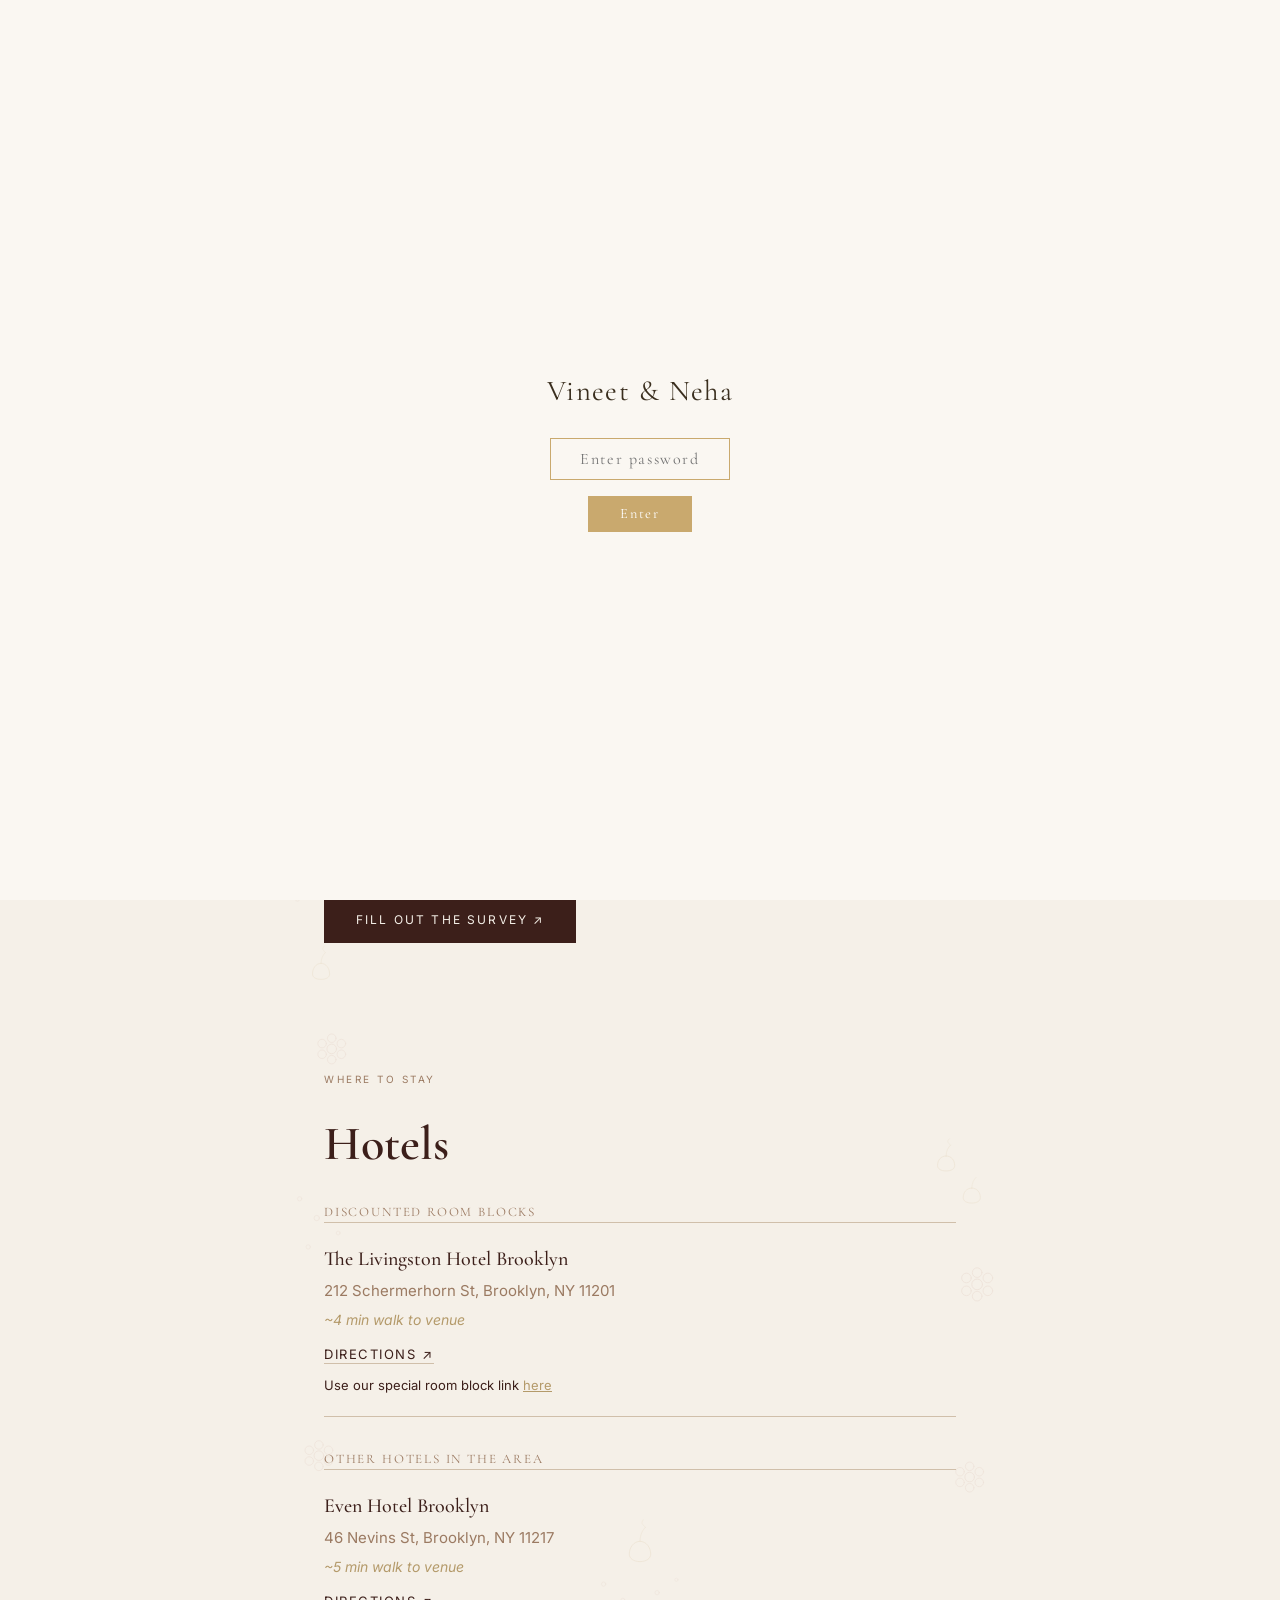
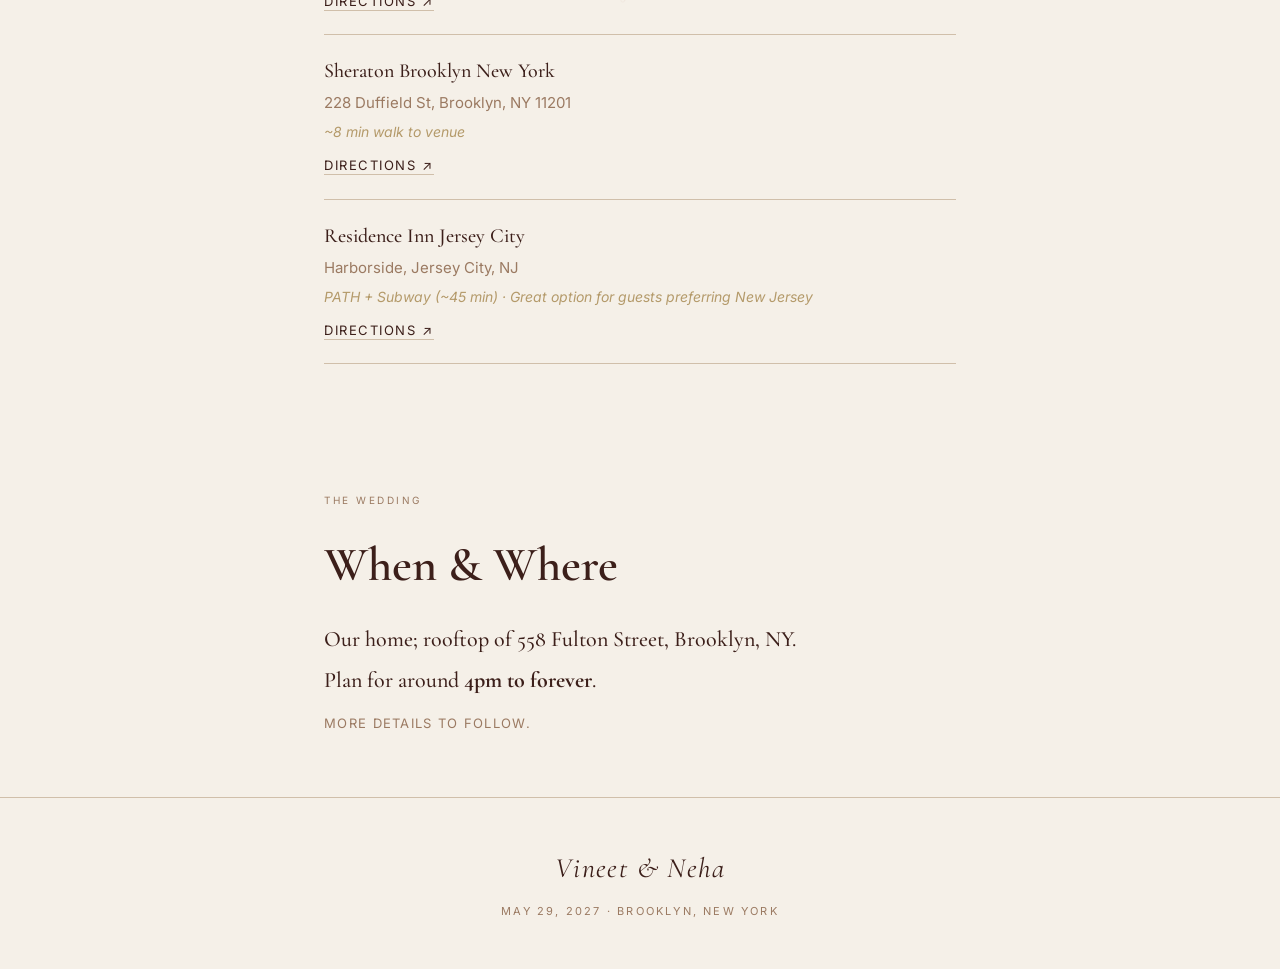
<file: index.html>
<!DOCTYPE html>
<html lang="en">
<head>
  <meta charset="UTF-8" />
  <meta name="viewport" content="width=device-width, initial-scale=1.0" />
  <title>Vineet &amp; Neha — May 29, 2027</title>
  <meta name="description" content="Wedding logistics for Vineet &amp; Neha — May 29, 2027, Brooklyn, New York." />

  <!-- Fonts -->
  <link rel="preconnect" href="https://fonts.googleapis.com" />
  <link rel="preconnect" href="https://fonts.gstatic.com" crossorigin />
  <link href="https://fonts.googleapis.com/css2?family=Cormorant+Garamond:ital,wght@0,400;0,500;0,600;1,300;1,400;1,500&family=Inter:wght@400;500;600&family=Libre+Caslon+Display&display=swap" rel="stylesheet" />

  <link rel="stylesheet" href="style.css" />
  <style>
    #password-gate {
      position: fixed; inset: 0; background: #faf7f2;
      display: flex; flex-direction: column; align-items: center; justify-content: center;
      z-index: 9999; font-family: 'Cormorant Garamond', serif;
    }
    #password-gate h2 { font-size: 1.8rem; color: #3a2e1e; margin-bottom: 1.5rem; font-weight: 400; letter-spacing: 0.05em; }
    #password-gate input {
      border: 1px solid #c9a96e; background: transparent; padding: 0.6rem 1rem;
      font-family: inherit; font-size: 1rem; color: #3a2e1e; text-align: center;
      outline: none; width: 180px; letter-spacing: 0.1em;
    }
    #password-gate button {
      margin-top: 1rem; padding: 0.6rem 2rem; background: #c9a96e; border: none;
      color: #fff; font-family: inherit; font-size: 0.9rem; letter-spacing: 0.12em;
      cursor: pointer;
    }
    #password-gate .error { color: #a0522d; font-size: 0.85rem; margin-top: 0.75rem; }
  </style>
</head>
<body>
  <div id="password-gate">
    <h2>Vineet &amp; Neha</h2>
    <input type="password" id="pw-input" placeholder="Enter password" />
    <button onclick="checkPassword()">Enter</button>
    <p class="error" id="pw-error" style="display:none">Incorrect password</p>
  </div>
  <script>
    function checkPassword() {
      if (document.getElementById('pw-input').value === 'May29') {
        document.getElementById('password-gate').style.display = 'none';
      } else {
        document.getElementById('pw-error').style.display = 'block';
      }
    }
    document.getElementById('pw-input').addEventListener('keydown', function(e) {
      if (e.key === 'Enter') checkPassword();
    });
  </script>

  <!-- Full-page scattered florals -->
  <svg class="page-florals" viewBox="0 0 680 2400" preserveAspectRatio="xMidYMin meet" xmlns="http://www.w3.org/2000/svg" fill="none">
    <g stroke-linecap="round" stroke-linejoin="round" opacity="0.13">

      <!-- ── Section 1 (rsvp area ~500–700px) ── -->
      <!-- Marigold cluster top-left -->
      <circle cx="48"  cy="560" r="5"   stroke="#c4907e" stroke-width="0.9"/>
      <circle cx="48"  cy="549" r="4.5" stroke="#c4907e" stroke-width="0.8"/>
      <circle cx="58"  cy="554" r="4.5" stroke="#c4907e" stroke-width="0.8"/>
      <circle cx="58"  cy="566" r="4.5" stroke="#c4907e" stroke-width="0.8"/>
      <circle cx="48"  cy="571" r="4.5" stroke="#c4907e" stroke-width="0.8"/>
      <circle cx="38"  cy="566" r="4.5" stroke="#c4907e" stroke-width="0.8"/>
      <circle cx="38"  cy="554" r="4.5" stroke="#c4907e" stroke-width="0.8"/>

      <!-- Small petal scatter -->
      <circle cx="82"  cy="590" r="2.5" stroke="#c4907e" stroke-width="0.6"/>
      <circle cx="96"  cy="574" r="1.8" stroke="#c4907e" stroke-width="0.5"/>
      <circle cx="66"  cy="612" r="2"   stroke="#c4907e" stroke-width="0.5"/>

      <!-- Diya top-right -->
      <path d="M 630 528 C 625 528 621 533 621 538 C 621 542 625 544 630 544 C 635 544 639 542 639 538 C 639 533 635 528 630 528Z" stroke="#c4a060" stroke-width="0.8"/>
      <path d="M 630 528 C 630 522 633 519 635 517" stroke="#c4a060" stroke-width="0.6"/>
      <path d="M 635 517 C 633 514 631 514 634 511" stroke="#c4a060" stroke-width="0.5"/>

      <!-- Mini marigold right edge -->
      <circle cx="648" cy="610" r="4"   stroke="#c4907e" stroke-width="0.7"/>
      <circle cx="648" cy="602" r="3.5" stroke="#c4907e" stroke-width="0.6"/>
      <circle cx="655" cy="606" r="3.5" stroke="#c4907e" stroke-width="0.6"/>
      <circle cx="655" cy="614" r="3.5" stroke="#c4907e" stroke-width="0.6"/>
      <circle cx="648" cy="618" r="3.5" stroke="#c4907e" stroke-width="0.6"/>
      <circle cx="641" cy="614" r="3.5" stroke="#c4907e" stroke-width="0.6"/>
      <circle cx="641" cy="606" r="3.5" stroke="#c4907e" stroke-width="0.6"/>

      <!-- ── Section 2 (hotels area ~700–1050px) ── -->
      <!-- Marigold right -->
      <circle cx="640" cy="780" r="5"   stroke="#c4907e" stroke-width="0.9"/>
      <circle cx="640" cy="769" r="4.5" stroke="#c4907e" stroke-width="0.8"/>
      <circle cx="650" cy="774" r="4.5" stroke="#c4907e" stroke-width="0.8"/>
      <circle cx="650" cy="786" r="4.5" stroke="#c4907e" stroke-width="0.8"/>
      <circle cx="640" cy="791" r="4.5" stroke="#c4907e" stroke-width="0.8"/>
      <circle cx="630" cy="786" r="4.5" stroke="#c4907e" stroke-width="0.8"/>
      <circle cx="630" cy="774" r="4.5" stroke="#c4907e" stroke-width="0.8"/>

      <!-- Petals left -->
      <circle cx="32"  cy="820" r="2.5" stroke="#c4907e" stroke-width="0.6"/>
      <circle cx="52"  cy="808" r="1.8" stroke="#c4907e" stroke-width="0.5"/>
      <circle cx="20"  cy="840" r="2"   stroke="#c4907e" stroke-width="0.5"/>
      <circle cx="68"  cy="834" r="1.5" stroke="#c4907e" stroke-width="0.4"/>

      <!-- Small diya left -->
      <path d="M 42 900 C 37 900 34 905 34 910 C 34 913 37 915 42 915 C 47 915 50 913 50 910 C 50 905 47 900 42 900Z" stroke="#c4a060" stroke-width="0.7"/>
      <path d="M 42 900 C 42 895 44 892 46 890" stroke="#c4a060" stroke-width="0.5"/>
      <path d="M 46 890 C 44 887 42 887 45 884" stroke="#c4a060" stroke-width="0.4"/>

      <!-- Marigold cluster mid-right -->
      <circle cx="52"  cy="980" r="4.5" stroke="#c4907e" stroke-width="0.8"/>
      <circle cx="52"  cy="970" r="4"   stroke="#c4907e" stroke-width="0.7"/>
      <circle cx="61"  cy="975" r="4"   stroke="#c4907e" stroke-width="0.7"/>
      <circle cx="61"  cy="985" r="4"   stroke="#c4907e" stroke-width="0.7"/>
      <circle cx="52"  cy="990" r="4"   stroke="#c4907e" stroke-width="0.7"/>
      <circle cx="43"  cy="985" r="4"   stroke="#c4907e" stroke-width="0.7"/>
      <circle cx="43"  cy="975" r="4"   stroke="#c4907e" stroke-width="0.7"/>

      <!-- ── Section 3 (when & where ~1050–1300px) ── -->
      <!-- Diya pair right -->
      <path d="M 626 1080 C 621 1080 618 1084 618 1089 C 618 1092 621 1094 626 1094 C 631 1094 634 1092 634 1089 C 634 1084 631 1080 626 1080Z" stroke="#c4a060" stroke-width="0.8"/>
      <path d="M 626 1080 C 626 1075 628 1072 630 1070" stroke="#c4a060" stroke-width="0.6"/>
      <path d="M 630 1070 C 628 1067 626 1067 629 1064" stroke="#c4a060" stroke-width="0.5"/>
      <path d="M 650 1110 C 645 1110 642 1114 642 1119 C 642 1122 645 1124 650 1124 C 655 1124 658 1122 658 1119 C 658 1114 655 1110 650 1110Z" stroke="#c4a060" stroke-width="0.7"/>
      <path d="M 650 1110 C 650 1105 652 1102 654 1100" stroke="#c4a060" stroke-width="0.5"/>

      <!-- Petal trail left -->
      <circle cx="22"  cy="1120" r="2"   stroke="#c4907e" stroke-width="0.5"/>
      <circle cx="38"  cy="1138" r="2.5" stroke="#c4907e" stroke-width="0.6"/>
      <circle cx="58"  cy="1152" r="1.8" stroke="#c4907e" stroke-width="0.5"/>
      <circle cx="30"  cy="1165" r="2"   stroke="#c4907e" stroke-width="0.5"/>

      <!-- Large marigold right -->
      <circle cx="655" cy="1200" r="5"   stroke="#c4907e" stroke-width="0.9"/>
      <circle cx="655" cy="1189" r="4.5" stroke="#c4907e" stroke-width="0.8"/>
      <circle cx="665" cy="1194" r="4.5" stroke="#c4907e" stroke-width="0.8"/>
      <circle cx="665" cy="1206" r="4.5" stroke="#c4907e" stroke-width="0.8"/>
      <circle cx="655" cy="1211" r="4.5" stroke="#c4907e" stroke-width="0.8"/>
      <circle cx="645" cy="1206" r="4.5" stroke="#c4907e" stroke-width="0.8"/>
      <circle cx="645" cy="1194" r="4.5" stroke="#c4907e" stroke-width="0.8"/>

      <!-- ── Footer area ~1300–1500px ── -->
      <!-- Marigold pair flanking footer -->
      <circle cx="40"  cy="1360" r="4.5" stroke="#c4907e" stroke-width="0.8"/>
      <circle cx="40"  cy="1350" r="4"   stroke="#c4907e" stroke-width="0.7"/>
      <circle cx="49"  cy="1355" r="4"   stroke="#c4907e" stroke-width="0.7"/>
      <circle cx="49"  cy="1365" r="4"   stroke="#c4907e" stroke-width="0.7"/>
      <circle cx="40"  cy="1370" r="4"   stroke="#c4907e" stroke-width="0.7"/>
      <circle cx="31"  cy="1365" r="4"   stroke="#c4907e" stroke-width="0.7"/>
      <circle cx="31"  cy="1355" r="4"   stroke="#c4907e" stroke-width="0.7"/>

      <circle cx="648" cy="1380" r="4.5" stroke="#c4907e" stroke-width="0.8"/>
      <circle cx="648" cy="1370" r="4"   stroke="#c4907e" stroke-width="0.7"/>
      <circle cx="657" cy="1375" r="4"   stroke="#c4907e" stroke-width="0.7"/>
      <circle cx="657" cy="1385" r="4"   stroke="#c4907e" stroke-width="0.7"/>
      <circle cx="648" cy="1390" r="4"   stroke="#c4907e" stroke-width="0.7"/>
      <circle cx="639" cy="1385" r="4"   stroke="#c4907e" stroke-width="0.7"/>
      <circle cx="639" cy="1375" r="4"   stroke="#c4907e" stroke-width="0.7"/>

      <!-- Footer diya -->
      <path d="M 340 1440 C 334 1440 330 1446 330 1452 C 330 1456 334 1459 340 1459 C 346 1459 350 1456 350 1452 C 350 1446 346 1440 340 1440Z" stroke="#c4a060" stroke-width="0.8"/>
      <path d="M 340 1440 C 340 1433 343 1429 345 1427" stroke="#c4a060" stroke-width="0.6"/>
      <path d="M 345 1427 C 343 1424 340 1424 343 1420" stroke="#c4a060" stroke-width="0.5"/>

      <!-- Petal scatter footer -->
      <circle cx="306" cy="1480" r="2"   stroke="#c4907e" stroke-width="0.5"/>
      <circle cx="324" cy="1495" r="1.8" stroke="#c4907e" stroke-width="0.5"/>
      <circle cx="356" cy="1488" r="2"   stroke="#c4907e" stroke-width="0.5"/>
      <circle cx="374" cy="1476" r="1.5" stroke="#c4907e" stroke-width="0.4"/>

    </g>
  </svg>

  <!-- Navigation -->
  <nav>
    <div class="nav-inner">
      <a href="#hero" class="nav-brand">V &amp; N</a>
      <ul class="nav-links">
        <li><a href="#rsvp">Hotel Survey</a></li>
        <li><a href="#hotels">Hotels</a></li>
        <li><a href="#when-where">When &amp; Where</a></li>
        <!-- <li><a href="#dresscode">Dress Code</a></li> -->
      </ul>
    </div>
  </nav>

  <main>
    <!-- Hero -->
    <section id="hero">

      <!-- Rooftop illustration with ornate Mughal arch -->
      <svg class="hero-illustration" viewBox="0 0 680 400" fill="none" preserveAspectRatio="xMidYMid slice" xmlns="http://www.w3.org/2000/svg">
        <g stroke-linecap="round" stroke-linejoin="round">

          <!-- Marigold garland clusters -->
          <circle cx="75"  cy="105" r="4"   stroke="#c4907e" stroke-width="0.8"/>
          <circle cx="75"  cy="97"  r="3.5" stroke="#c4907e" stroke-width="0.7"/>
          <circle cx="82"  cy="101" r="3.5" stroke="#c4907e" stroke-width="0.7"/>
          <circle cx="82"  cy="109" r="3.5" stroke="#c4907e" stroke-width="0.7"/>
          <circle cx="75"  cy="113" r="3.5" stroke="#c4907e" stroke-width="0.7"/>
          <circle cx="68"  cy="109" r="3.5" stroke="#c4907e" stroke-width="0.7"/>
          <circle cx="68"  cy="101" r="3.5" stroke="#c4907e" stroke-width="0.7"/>
          <circle cx="200" cy="82"  r="4"   stroke="#c4907e" stroke-width="0.8"/>
          <circle cx="200" cy="74"  r="3.5" stroke="#c4907e" stroke-width="0.7"/>
          <circle cx="207" cy="78"  r="3.5" stroke="#c4907e" stroke-width="0.7"/>
          <circle cx="207" cy="86"  r="3.5" stroke="#c4907e" stroke-width="0.7"/>
          <circle cx="200" cy="90"  r="3.5" stroke="#c4907e" stroke-width="0.7"/>
          <circle cx="193" cy="86"  r="3.5" stroke="#c4907e" stroke-width="0.7"/>
          <circle cx="193" cy="78"  r="3.5" stroke="#c4907e" stroke-width="0.7"/>
          <circle cx="340" cy="110" r="4"   stroke="#c4907e" stroke-width="0.8"/>
          <circle cx="340" cy="102" r="3.5" stroke="#c4907e" stroke-width="0.7"/>
          <circle cx="347" cy="106" r="3.5" stroke="#c4907e" stroke-width="0.7"/>
          <circle cx="347" cy="114" r="3.5" stroke="#c4907e" stroke-width="0.7"/>
          <circle cx="340" cy="118" r="3.5" stroke="#c4907e" stroke-width="0.7"/>
          <circle cx="333" cy="114" r="3.5" stroke="#c4907e" stroke-width="0.7"/>
          <circle cx="333" cy="106" r="3.5" stroke="#c4907e" stroke-width="0.7"/>
          <circle cx="478" cy="88"  r="4"   stroke="#c4907e" stroke-width="0.8"/>
          <circle cx="478" cy="80"  r="3.5" stroke="#c4907e" stroke-width="0.7"/>
          <circle cx="485" cy="84"  r="3.5" stroke="#c4907e" stroke-width="0.7"/>
          <circle cx="485" cy="92"  r="3.5" stroke="#c4907e" stroke-width="0.7"/>
          <circle cx="478" cy="96"  r="3.5" stroke="#c4907e" stroke-width="0.7"/>
          <circle cx="471" cy="92"  r="3.5" stroke="#c4907e" stroke-width="0.7"/>
          <circle cx="471" cy="84"  r="3.5" stroke="#c4907e" stroke-width="0.7"/>
          <circle cx="606" cy="96"  r="4"   stroke="#c4907e" stroke-width="0.8"/>
          <circle cx="606" cy="88"  r="3.5" stroke="#c4907e" stroke-width="0.7"/>
          <circle cx="613" cy="92"  r="3.5" stroke="#c4907e" stroke-width="0.7"/>
          <circle cx="613" cy="100" r="3.5" stroke="#c4907e" stroke-width="0.7"/>
          <circle cx="606" cy="104" r="3.5" stroke="#c4907e" stroke-width="0.7"/>
          <circle cx="599" cy="100" r="3.5" stroke="#c4907e" stroke-width="0.7"/>
          <circle cx="599" cy="92"  r="3.5" stroke="#c4907e" stroke-width="0.7"/>

          <!-- ═══ ORNATE MUGHAL ARCH ═══ -->

          <!-- Outer pillar shafts -->
          <rect x="204" y="258" width="20" height="142" stroke="#c4907e" stroke-width="0.8"/>
          <rect x="456" y="258" width="20" height="142" stroke="#c4907e" stroke-width="0.8"/>

          <!-- Pillar fluted channels (vertical lines inside pillars) -->
          <line x1="208" y1="260" x2="208" y2="398" stroke="#c4907e" stroke-width="0.4"/>
          <line x1="212" y1="260" x2="212" y2="398" stroke="#c4907e" stroke-width="0.4"/>
          <line x1="216" y1="260" x2="216" y2="398" stroke="#c4907e" stroke-width="0.4"/>
          <line x1="220" y1="260" x2="220" y2="398" stroke="#c4907e" stroke-width="0.4"/>
          <line x1="460" y1="260" x2="460" y2="398" stroke="#c4907e" stroke-width="0.4"/>
          <line x1="464" y1="260" x2="464" y2="398" stroke="#c4907e" stroke-width="0.4"/>
          <line x1="468" y1="260" x2="468" y2="398" stroke="#c4907e" stroke-width="0.4"/>
          <line x1="472" y1="260" x2="472" y2="398" stroke="#c4907e" stroke-width="0.4"/>

          <!-- Pillar base mouldings -->
          <rect x="200" y="390" width="28" height="4" stroke="#c4907e" stroke-width="0.7"/>
          <rect x="452" y="390" width="28" height="4" stroke="#c4907e" stroke-width="0.7"/>
          <rect x="197" y="394" width="34" height="6" stroke="#c4907e" stroke-width="0.8"/>
          <rect x="449" y="394" width="34" height="6" stroke="#c4907e" stroke-width="0.8"/>

          <!-- Pillar capital brackets (muqarnas-style stacked corbels) -->
          <rect x="200" y="250" width="28" height="6"  stroke="#c4a060" stroke-width="0.8"/>
          <rect x="197" y="244" width="34" height="6"  stroke="#c4a060" stroke-width="0.8"/>
          <rect x="194" y="238" width="40" height="6"  stroke="#c4a060" stroke-width="0.8"/>
          <rect x="452" y="250" width="28" height="6"  stroke="#c4a060" stroke-width="0.8"/>
          <rect x="449" y="244" width="34" height="6"  stroke="#c4a060" stroke-width="0.8"/>
          <rect x="446" y="238" width="40" height="6"  stroke="#c4a060" stroke-width="0.8"/>

          <!-- Small decorative arches inside capitals -->
          <path d="M200 250 Q214 242 228 250" stroke="#c4a060" stroke-width="0.5"/>
          <path d="M200 244 Q214 234 228 244" stroke="#c4a060" stroke-width="0.4"/>
          <path d="M452 250 Q466 242 480 250" stroke="#c4a060" stroke-width="0.5"/>
          <path d="M452 244 Q466 234 480 244" stroke="#c4a060" stroke-width="0.4"/>

          <!-- Main outer arch (pointed Mughal/ogee curve) -->
          <path d="M 204 238 L 204 185 C 204 100 280 42 340 38 C 400 42 476 100 476 185 L 476 238" stroke="#c4907e" stroke-width="1.5"/>

          <!-- Second arch layer (inner, offset inward) -->
          <path d="M 216 238 L 216 190 C 216 112 288 56 340 52 C 392 56 464 112 464 190 L 464 238" stroke="#c4907e" stroke-width="0.8"/>

          <!-- Third arch layer (innermost band) -->
          <path d="M 226 238 L 226 196 C 226 125 294 70 340 66 C 386 70 454 125 454 196 L 454 238" stroke="#c4a060" stroke-width="0.6"/>

          <!-- Jali lattice panel inside arch opening (geometric diamonds) -->
          <!-- Row 1 -->
          <line x1="280" y1="300" x2="296" y2="280" stroke="#c4907e" stroke-width="0.4"/>
          <line x1="296" y1="280" x2="312" y2="300" stroke="#c4907e" stroke-width="0.4"/>
          <line x1="312" y1="300" x2="296" y2="320" stroke="#c4907e" stroke-width="0.4"/>
          <line x1="296" y1="320" x2="280" y2="300" stroke="#c4907e" stroke-width="0.4"/>
          <line x1="312" y1="300" x2="328" y2="280" stroke="#c4907e" stroke-width="0.4"/>
          <line x1="328" y1="280" x2="344" y2="300" stroke="#c4907e" stroke-width="0.4"/>
          <line x1="344" y1="300" x2="328" y2="320" stroke="#c4907e" stroke-width="0.4"/>
          <line x1="328" y1="320" x2="312" y2="300" stroke="#c4907e" stroke-width="0.4"/>
          <line x1="344" y1="300" x2="360" y2="280" stroke="#c4907e" stroke-width="0.4"/>
          <line x1="360" y1="280" x2="376" y2="300" stroke="#c4907e" stroke-width="0.4"/>
          <line x1="376" y1="300" x2="360" y2="320" stroke="#c4907e" stroke-width="0.4"/>
          <line x1="360" y1="320" x2="344" y2="300" stroke="#c4907e" stroke-width="0.4"/>
          <line x1="376" y1="300" x2="392" y2="280" stroke="#c4907e" stroke-width="0.4"/>
          <line x1="392" y1="280" x2="408" y2="300" stroke="#c4907e" stroke-width="0.4"/>
          <line x1="408" y1="300" x2="392" y2="320" stroke="#c4907e" stroke-width="0.4"/>
          <line x1="392" y1="320" x2="376" y2="300" stroke="#c4907e" stroke-width="0.4"/>
          <!-- Row 2 (offset) -->
          <line x1="280" y1="340" x2="296" y2="320" stroke="#c4907e" stroke-width="0.4"/>
          <line x1="296" y1="320" x2="312" y2="340" stroke="#c4907e" stroke-width="0.4"/>
          <line x1="312" y1="340" x2="296" y2="360" stroke="#c4907e" stroke-width="0.4"/>
          <line x1="296" y1="360" x2="280" y2="340" stroke="#c4907e" stroke-width="0.4"/>
          <line x1="312" y1="340" x2="328" y2="320" stroke="#c4907e" stroke-width="0.4"/>
          <line x1="328" y1="320" x2="344" y2="340" stroke="#c4907e" stroke-width="0.4"/>
          <line x1="344" y1="340" x2="328" y2="360" stroke="#c4907e" stroke-width="0.4"/>
          <line x1="328" y1="360" x2="312" y2="340" stroke="#c4907e" stroke-width="0.4"/>
          <line x1="344" y1="340" x2="360" y2="320" stroke="#c4907e" stroke-width="0.4"/>
          <line x1="360" y1="320" x2="376" y2="340" stroke="#c4907e" stroke-width="0.4"/>
          <line x1="376" y1="340" x2="360" y2="360" stroke="#c4907e" stroke-width="0.4"/>
          <line x1="360" y1="360" x2="344" y2="340" stroke="#c4907e" stroke-width="0.4"/>
          <line x1="376" y1="340" x2="392" y2="320" stroke="#c4907e" stroke-width="0.4"/>
          <line x1="392" y1="320" x2="408" y2="340" stroke="#c4907e" stroke-width="0.4"/>
          <line x1="408" y1="340" x2="392" y2="360" stroke="#c4907e" stroke-width="0.4"/>
          <line x1="392" y1="360" x2="376" y2="340" stroke="#c4907e" stroke-width="0.4"/>

          <!-- Arch frieze band (decorative strip just above capitals) -->
          <rect x="194" y="230" width="292" height="8" stroke="#c4a060" stroke-width="0.6"/>
          <!-- Frieze petal motifs -->
          <circle cx="214" cy="234" r="2.5" stroke="#c4a060" stroke-width="0.5"/>
          <circle cx="232" cy="234" r="2.5" stroke="#c4a060" stroke-width="0.5"/>
          <circle cx="254" cy="234" r="2.5" stroke="#c4a060" stroke-width="0.5"/>
          <circle cx="276" cy="234" r="2.5" stroke="#c4a060" stroke-width="0.5"/>
          <circle cx="298" cy="234" r="2.5" stroke="#c4a060" stroke-width="0.5"/>
          <circle cx="320" cy="234" r="2.5" stroke="#c4a060" stroke-width="0.5"/>
          <circle cx="340" cy="234" r="2.5" stroke="#c4a060" stroke-width="0.5"/>
          <circle cx="360" cy="234" r="2.5" stroke="#c4a060" stroke-width="0.5"/>
          <circle cx="382" cy="234" r="2.5" stroke="#c4a060" stroke-width="0.5"/>
          <circle cx="404" cy="234" r="2.5" stroke="#c4a060" stroke-width="0.5"/>
          <circle cx="426" cy="234" r="2.5" stroke="#c4a060" stroke-width="0.5"/>
          <circle cx="448" cy="234" r="2.5" stroke="#c4a060" stroke-width="0.5"/>
          <circle cx="466" cy="234" r="2.5" stroke="#c4a060" stroke-width="0.5"/>

          <!-- Spandrel lotus motifs (in the spaces beside the arch) -->
          <!-- Left spandrel lotus -->
          <circle cx="236" cy="176" r="6"   stroke="#c4907e" stroke-width="0.6"/>
          <circle cx="236" cy="166" r="4"   stroke="#c4907e" stroke-width="0.5"/>
          <circle cx="244" cy="170" r="4"   stroke="#c4907e" stroke-width="0.5"/>
          <circle cx="244" cy="182" r="4"   stroke="#c4907e" stroke-width="0.5"/>
          <circle cx="236" cy="186" r="4"   stroke="#c4907e" stroke-width="0.5"/>
          <circle cx="228" cy="182" r="4"   stroke="#c4907e" stroke-width="0.5"/>
          <circle cx="228" cy="170" r="4"   stroke="#c4907e" stroke-width="0.5"/>
          <!-- Right spandrel lotus -->
          <circle cx="444" cy="176" r="6"   stroke="#c4907e" stroke-width="0.6"/>
          <circle cx="444" cy="166" r="4"   stroke="#c4907e" stroke-width="0.5"/>
          <circle cx="452" cy="170" r="4"   stroke="#c4907e" stroke-width="0.5"/>
          <circle cx="452" cy="182" r="4"   stroke="#c4907e" stroke-width="0.5"/>
          <circle cx="444" cy="186" r="4"   stroke="#c4907e" stroke-width="0.5"/>
          <circle cx="436" cy="182" r="4"   stroke="#c4907e" stroke-width="0.5"/>
          <circle cx="436" cy="170" r="4"   stroke="#c4907e" stroke-width="0.5"/>

          <!-- Arch border dot trail -->
          <circle cx="254" cy="202" r="1.5" stroke="#c4a060" stroke-width="0.5"/>
          <circle cx="244" cy="186" r="1.5" stroke="#c4a060" stroke-width="0.5"/>
          <circle cx="238" cy="168" r="1.5" stroke="#c4a060" stroke-width="0.5"/>
          <circle cx="237" cy="150" r="1.5" stroke="#c4a060" stroke-width="0.5"/>
          <circle cx="240" cy="132" r="1.5" stroke="#c4a060" stroke-width="0.5"/>
          <circle cx="248" cy="116" r="1.5" stroke="#c4a060" stroke-width="0.5"/>
          <circle cx="260" cy="100" r="1.5" stroke="#c4a060" stroke-width="0.5"/>
          <circle cx="276" cy="86"  r="1.5" stroke="#c4a060" stroke-width="0.5"/>
          <circle cx="296" cy="73"  r="1.5" stroke="#c4a060" stroke-width="0.5"/>
          <circle cx="318" cy="62"  r="1.5" stroke="#c4a060" stroke-width="0.5"/>
          <circle cx="426" cy="202" r="1.5" stroke="#c4a060" stroke-width="0.5"/>
          <circle cx="436" cy="186" r="1.5" stroke="#c4a060" stroke-width="0.5"/>
          <circle cx="442" cy="168" r="1.5" stroke="#c4a060" stroke-width="0.5"/>
          <circle cx="443" cy="150" r="1.5" stroke="#c4a060" stroke-width="0.5"/>
          <circle cx="440" cy="132" r="1.5" stroke="#c4a060" stroke-width="0.5"/>
          <circle cx="432" cy="116" r="1.5" stroke="#c4a060" stroke-width="0.5"/>
          <circle cx="420" cy="100" r="1.5" stroke="#c4a060" stroke-width="0.5"/>
          <circle cx="404" cy="86"  r="1.5" stroke="#c4a060" stroke-width="0.5"/>
          <circle cx="384" cy="73"  r="1.5" stroke="#c4a060" stroke-width="0.5"/>
          <circle cx="362" cy="62"  r="1.5" stroke="#c4a060" stroke-width="0.5"/>

          <!-- Crown finial (chatri) at the top of arch -->
          <!-- Central dome -->
          <path d="M 328 42 C 328 28 334 20 340 18 C 346 20 352 28 352 42" stroke="#c4a060" stroke-width="0.9"/>
          <line x1="328" y1="42" x2="352" y2="42" stroke="#c4a060" stroke-width="0.8"/>
          <!-- Chatri neck -->
          <line x1="336" y1="42" x2="336" y2="52" stroke="#c4a060" stroke-width="0.6"/>
          <line x1="344" y1="42" x2="344" y2="52" stroke="#c4a060" stroke-width="0.6"/>
          <!-- Finial spire -->
          <path d="M 336 18 L 340 10 L 344 18" stroke="#c4a060" stroke-width="0.7"/>
          <circle cx="340" cy="10" r="2.5" stroke="#c4a060" stroke-width="0.6"/>
          <!-- Flanking mini spires -->
          <path d="M 322 48 L 325 40 L 328 48" stroke="#c4a060" stroke-width="0.5"/>
          <path d="M 352 48 L 355 40 L 358 48" stroke="#c4a060" stroke-width="0.5"/>
          <circle cx="325" cy="40" r="1.5" stroke="#c4a060" stroke-width="0.4"/>
          <circle cx="355" cy="40" r="1.5" stroke="#c4a060" stroke-width="0.4"/>

          <!-- Keystone floral medallion -->
          <circle cx="340" cy="58" r="6" stroke="#c4a060" stroke-width="0.7"/>
          <circle cx="340" cy="52" r="2" stroke="#c4a060" stroke-width="0.5"/>
          <circle cx="346" cy="55" r="2" stroke="#c4a060" stroke-width="0.5"/>
          <circle cx="346" cy="61" r="2" stroke="#c4a060" stroke-width="0.5"/>
          <circle cx="340" cy="64" r="2" stroke="#c4a060" stroke-width="0.5"/>
          <circle cx="334" cy="61" r="2" stroke="#c4a060" stroke-width="0.5"/>
          <circle cx="334" cy="55" r="2" stroke="#c4a060" stroke-width="0.5"/>

          <!-- Dupatta left -->
          <path d="M 222 162 C 190 172 156 180 122 184 C 88 188 54 184 24 188" stroke="#c4907e" stroke-width="1.4" fill="none"/>
          <path d="M 223 175 C 191 185 157 193 123 197 C 89 201 55 197 25 201" stroke="#c4907e" stroke-width="1.0" fill="none"/>
          <path d="M 224 188 C 192 198 158 206 124 210 C 90 214 56 210 26 214" stroke="#c4907e" stroke-width="0.7" fill="none"/>
          <path d="M 225 200 C 193 210 159 218 125 222 C 91 226 57 222 27 226" stroke="#c4907e" stroke-width="0.4" fill="none"/>
          <line x1="24"  y1="188" x2="22"  y2="204" stroke="#c4907e" stroke-width="0.5"/>
          <line x1="32"  y1="189" x2="30"  y2="205" stroke="#c4907e" stroke-width="0.5"/>
          <line x1="40"  y1="188" x2="38"  y2="204" stroke="#c4907e" stroke-width="0.5"/>
          <line x1="48"  y1="189" x2="46"  y2="205" stroke="#c4907e" stroke-width="0.5"/>

          <!-- Dupatta right -->
          <path d="M 458 162 C 490 172 524 180 558 184 C 592 188 626 184 656 188" stroke="#c4a060" stroke-width="1.4" fill="none"/>
          <path d="M 457 175 C 489 185 523 193 557 197 C 591 201 625 197 655 201" stroke="#c4a060" stroke-width="1.0" fill="none"/>
          <path d="M 456 188 C 488 198 522 206 556 210 C 590 214 624 210 654 214" stroke="#c4a060" stroke-width="0.7" fill="none"/>
          <path d="M 455 200 C 487 210 521 218 555 222 C 589 226 623 222 653 226" stroke="#c4a060" stroke-width="0.4" fill="none"/>
          <line x1="656" y1="188" x2="658" y2="204" stroke="#c4a060" stroke-width="0.5"/>
          <line x1="648" y1="189" x2="650" y2="205" stroke="#c4a060" stroke-width="0.5"/>
          <line x1="640" y1="188" x2="642" y2="204" stroke="#c4a060" stroke-width="0.5"/>
          <line x1="632" y1="189" x2="634" y2="205" stroke="#c4a060" stroke-width="0.5"/>

          <!-- Diyas -->
          <path d="M 192 384 C 186 384 182 390 182 396 C 182 400 186 403 192 403 C 198 403 202 400 202 396 C 202 390 198 384 192 384Z" stroke="#c4a060" stroke-width="0.9"/>
          <path d="M 192 384 C 192 377 196 372 198 370" stroke="#c4a060" stroke-width="0.7"/>
          <path d="M 198 370 C 196 366 193 366 197 362" stroke="#c4a060" stroke-width="0.6"/>
          <path d="M 488 384 C 482 384 478 390 478 396 C 478 400 482 403 488 403 C 494 403 498 400 498 396 C 498 390 494 384 488 384Z" stroke="#c4a060" stroke-width="0.9"/>
          <path d="M 488 384 C 488 377 492 372 494 370" stroke="#c4a060" stroke-width="0.7"/>
          <path d="M 494 370 C 492 366 489 366 493 362" stroke="#c4a060" stroke-width="0.6"/>
          <path d="M 334 393 C 329 393 326 397 326 400 C 326 403 329 405 334 405 C 339 405 342 403 342 400 C 342 397 339 393 334 393Z" stroke="#c4a060" stroke-width="0.8"/>
          <path d="M 334 393 C 334 388 336 385 337 383" stroke="#c4a060" stroke-width="0.6"/>
          <path d="M 337 383 C 335 380 333 380 336 377" stroke="#c4a060" stroke-width="0.5"/>

          <!-- Scattered petals -->
          <circle cx="310" cy="362" r="2"   stroke="#c4907e" stroke-width="0.6"/>
          <circle cx="344" cy="348" r="1.5" stroke="#c4907e" stroke-width="0.5"/>
          <circle cx="372" cy="370" r="2"   stroke="#c4907e" stroke-width="0.6"/>
          <circle cx="292" cy="350" r="1.5" stroke="#c4907e" stroke-width="0.5"/>
          <circle cx="388" cy="355" r="1.5" stroke="#c4907e" stroke-width="0.5"/>

        </g>
      </svg>

      <div class="container">
        <p class="hero-eyebrow">You are invited to celebrate</p>
        <h1 class="hero-names">
          <span id="hero-p1"></span>
          <span class="hero-amp">&amp;</span>
          <span id="hero-p2"></span>
        </h1>
        <div class="hero-meta">
          <span class="hero-date" id="hero-date"></span>
          <span class="hero-location">Brooklyn, New York</span>
        </div>

        <div class="hero-rule"></div>
      </div>
    </section>

    <!-- RSVP / Hotel Survey -->
    <section id="rsvp">
      <div class="container">
        <p class="section-label">Let us know</p>
        <h2 class="section-title">Hotel Survey</h2>
        <p class="rsvp-intro">Help us plan by letting us know if you'll need a hotel room. Takes less than a minute.</p>
        <a class="rsvp-btn" href="https://tally.so/r/VpGV4a" target="_blank" rel="noopener">Fill out the survey ↗</a>
      </div>
    </section>

    <!-- Hotels -->
    <section id="hotels">
      <div class="container">
        <p class="section-label">Where to stay</p>
        <h2 class="section-title">Hotels</h2>

        <p class="hotel-group-label">Discounted Room Blocks</p>
        <ul class="hotel-list" id="hotel-list-block"></ul>

        <p class="hotel-group-label">Other Hotels in the Area</p>
        <ul class="hotel-list" id="hotel-list-other"></ul>
      </div>
    </section>

    <!-- When & Where -->
    <section id="when-where">
      <div class="container">
        <p class="section-label">The wedding</p>
        <h2 class="section-title">When &amp; Where</h2>
        <p class="when-where-text">Our home; rooftop of 558 Fulton Street, Brooklyn, NY.</p>
        <p class="when-where-text">Plan for around <strong>4pm to forever</strong>.</p>
        <p class="when-where-note">More details to follow.</p>
      </div>
    </section>

    <!-- Dress Code -->
    <section id="dresscode" style="display:none">
      <div class="container">
        <p class="section-label">What to wear</p>
        <h2 class="section-title">Dress Code</h2>
        <p class="dresscode-text" id="dresscode-text"></p>
        <p class="dresscode-ref">Feel free to reference <a href="https://www.vogue.com/article/indian-wedding-etiquette" target="_blank" rel="noopener">this article</a> if you want more guidance — and check out the author&nbsp;;p</p>
      </div>
    </section>
  </main>

  <footer>
    <div class="container">
      <p class="footer-names" id="footer-names"></p>
      <p class="footer-date" id="footer-date"></p>
    </div>
  </footer>

  <!-- Content data -->
  <script src="content.js"></script>

  <!-- Render -->
  <script>
    // Hero
    document.getElementById("hero-p1").textContent = WEDDING.partner1.toUpperCase();
    document.getElementById("hero-p2").textContent = WEDDING.partner2.toUpperCase();
    document.getElementById("hero-date").textContent = WEDDING.date.display;

    // Dress code
    document.getElementById("dresscode-text").textContent = WEDDING.dresscode;

    // Hotels
    const blockList = document.getElementById("hotel-list-block");
    const otherList = document.getElementById("hotel-list-other");
    WEDDING.hotels.forEach(hotel => {
      const li = document.createElement("li");
      li.className = "hotel-item";
      li.innerHTML = `
        <p class="hotel-name">${hotel.name}</p>
        <p class="hotel-address">${hotel.address}</p>
        ${hotel.note ? `<p class="hotel-note">${hotel.note}</p>` : ""}
        <a class="hotel-maps" href="${hotel.mapsUrl}" target="_blank" rel="noopener">Directions ↗</a>
        ${hotel.bookingUrl ? `<p class="hotel-booking">Use our special room block link <a href="${hotel.bookingUrl}" target="_blank" rel="noopener">here</a></p>` : ""}
      `;
      (hotel.bookingUrl ? blockList : otherList).appendChild(li);
    });

    // Footer
    document.getElementById("footer-names").textContent =
      `${WEDDING.partner1} & ${WEDDING.partner2}`;
    document.getElementById("footer-date").textContent = WEDDING.date.display + " · Brooklyn, New York";
  </script>

</body>
</html>
</file>
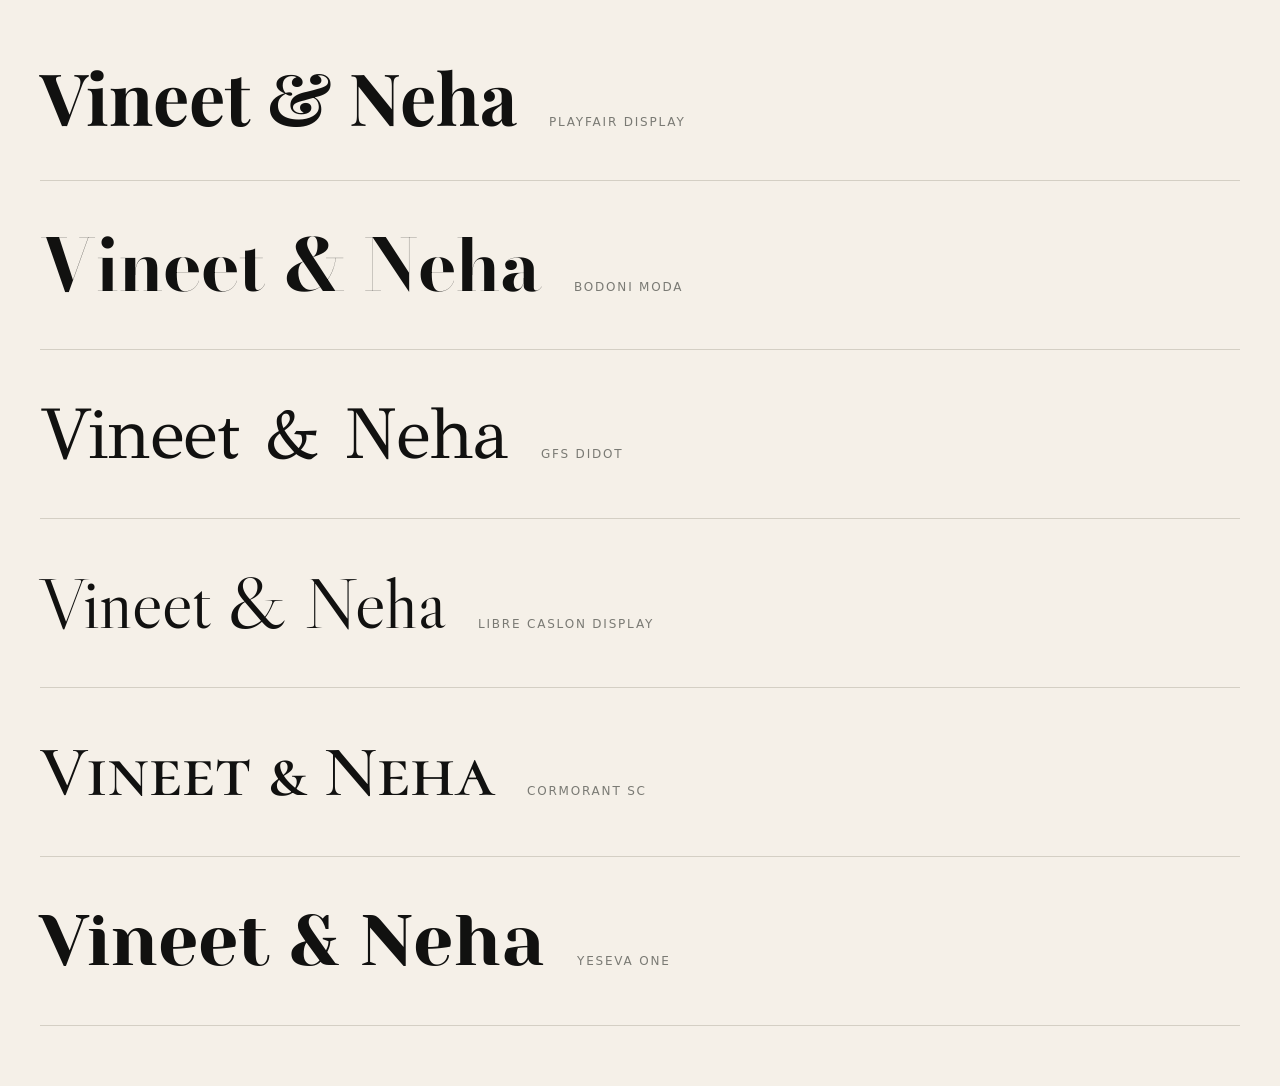
<file: font-preview.html>
<!DOCTYPE html>
<html lang="en">
<head>
  <meta charset="UTF-8" />
  <meta name="viewport" content="width=device-width, initial-scale=1.0" />
  <title>Font Preview</title>
  <link rel="preconnect" href="https://fonts.googleapis.com" />
  <link rel="preconnect" href="https://fonts.gstatic.com" crossorigin />
  <link href="https://fonts.googleapis.com/css2?family=Playfair+Display:ital,wght@0,700;1,400&family=Bodoni+Moda:ital,wght@0,700;1,400&family=GFS+Didot&family=Libre+Caslon+Display&family=Cormorant+SC:wght@600&family=Yeseva+One&display=swap" rel="stylesheet" />
  <style>
    * { box-sizing: border-box; margin: 0; padding: 0; }
    body {
      background: #f5f0e8;
      padding: 60px 40px;
      display: flex;
      flex-direction: column;
      gap: 48px;
    }
    .row {
      display: flex;
      align-items: baseline;
      gap: 32px;
      border-bottom: 1px solid #d4cfc4;
      padding-bottom: 48px;
    }
    .name {
      font-size: 72px;
      line-height: 1;
      color: #111110;
    }
    .label {
      font-family: system-ui, sans-serif;
      font-size: 12px;
      letter-spacing: 0.15em;
      text-transform: uppercase;
      color: #7a7a74;
      white-space: nowrap;
    }
    .f1 { font-family: 'Playfair Display', serif; font-weight: 700; }
    .f2 { font-family: 'Bodoni Moda', serif; font-weight: 700; }
    .f3 { font-family: 'GFS Didot', serif; }
    .f4 { font-family: 'Libre Caslon Display', serif; }
    .f5 { font-family: 'Cormorant SC', serif; font-weight: 600; }
    .f6 { font-family: 'Yeseva One', serif; }
  </style>
</head>
<body>

  <div class="row">
    <span class="name f1">Vineet &amp; Neha</span>
    <span class="label">Playfair Display</span>
  </div>

  <div class="row">
    <span class="name f2">Vineet &amp; Neha</span>
    <span class="label">Bodoni Moda</span>
  </div>

  <div class="row">
    <span class="name f3">Vineet &amp; Neha</span>
    <span class="label">GFS Didot</span>
  </div>

  <div class="row">
    <span class="name f4">Vineet &amp; Neha</span>
    <span class="label">Libre Caslon Display</span>
  </div>

  <div class="row">
    <span class="name f5">Vineet &amp; Neha</span>
    <span class="label">Cormorant SC</span>
  </div>

  <div class="row">
    <span class="name f6">Vineet &amp; Neha</span>
    <span class="label">Yeseva One</span>
  </div>

</body>
</html>
</file>
<file: style.css>
/* ─── Reset & Base ─────────────────────────────────────────────────────────── */
*, *::before, *::after { box-sizing: border-box; margin: 0; padding: 0; }

:root {
  --cream: #f5f0e8;
  --ink: #3c1f1a;
  --ink-soft: #6b3528;
  --ink-muted: #9b7a62;
  --gold: #b49a6a;
  --garnet: #8B3030;
  --squiggle: #c4907e;
  --rule: #d0bfaa;
  --font-display: 'Cormorant Garamond', 'Georgia', serif;
  --font-body: 'Inter', system-ui, sans-serif;
}

html { scroll-behavior: smooth; }

body {
  background: var(--cream);
  color: var(--ink);
  font-family: var(--font-body);
  font-size: 17px;
  line-height: 1.6;
  -webkit-font-smoothing: antialiased;
  position: relative;
}


/* ─── Full-page florals ────────────────────────────────────────────────────── */
.page-florals {
  position: absolute;
  top: 0;
  left: 0;
  width: 100%;
  height: 100%;
  pointer-events: none;
  z-index: 0;
}

/* ─── Layout ───────────────────────────────────────────────────────────────── */
.container {
  width: 100%;
  max-width: 680px;
  margin: 0 auto;
  padding: 0 24px;
}

section {
  padding: 64px 0;
}

/* ─── Hero ─────────────────────────────────────────────────────────────────── */
#hero {
  padding: 80px 0 64px;
  text-align: center;
  border-top: none;
  position: relative;
  overflow: hidden;
}

.hero-illustration {
  position: absolute;
  inset: 0;
  width: 100%;
  height: 100%;
  pointer-events: none;
}

.hero-illustration > g {
  opacity: 0.22;
}

.hero-eyebrow {
  font-family: var(--font-body);
  font-size: 10px;
  letter-spacing: 0.25em;
  text-transform: uppercase;
  color: var(--ink-muted);
  margin-bottom: 24px;
}

.hero-names {
  font-family: 'Libre Caslon Display', serif;
  font-size: clamp(56px, 14vw, 96px);
  font-weight: 400;
  letter-spacing: -0.01em;
  line-height: 0.95;
  text-transform: uppercase;
}

.hero-amp {
  display: block;
  font-style: italic;
  font-weight: 300;
  font-size: clamp(36px, 9vw, 60px);
  color: var(--ink-soft);
  letter-spacing: 0.05em;
  margin: 4px 0;
}

.hero-meta {
  margin-top: 32px;
  display: flex;
  flex-direction: column;
  align-items: center;
  gap: 6px;
}

.hero-date {
  font-family: var(--font-display);
  font-size: 18px;
  font-weight: 500;
  letter-spacing: 0.1em;
}

.hero-location {
  font-size: 12px;
  letter-spacing: 0.15em;
  text-transform: uppercase;
  color: var(--ink-muted);
}

.hero-address {
  font-size: 12px;
  letter-spacing: 0.15em;
  text-transform: uppercase;
  color: var(--ink-muted);
  margin-top: 12px;
}

.hero-rule {
  width: 1px;
  height: 48px;
  background: var(--ink);
  margin: 32px auto 0;
}

/* ─── Section headings ─────────────────────────────────────────────────────── */
.section-label {
  font-size: 10px;
  letter-spacing: 0.25em;
  text-transform: uppercase;
  color: var(--ink-muted);
  margin-bottom: 32px;
}

.section-title {
  font-family: var(--font-display);
  font-size: clamp(32px, 8vw, 48px);
  font-weight: 600;
  line-height: 1.05;
  margin-bottom: 32px;
}

/* ─── Schedule ─────────────────────────────────────────────────────────────── */
.schedule-list {
  list-style: none;
  display: flex;
  flex-direction: column;
  gap: 0;
}

.schedule-item {
  display: grid;
  grid-template-columns: 100px 1fr;
  gap: 0 24px;
  padding: 20px 0;
  border-bottom: 1px solid var(--rule);
  align-items: start;
}

.schedule-item:first-child { border-top: 1px solid var(--rule); }

.schedule-time {
  font-family: var(--font-display);
  font-size: 20px;
  font-weight: 500;
  padding-top: 2px;
}

.schedule-event {
  font-size: 15px;
  font-weight: 500;
  letter-spacing: 0.02em;
}

.schedule-note {
  font-size: 13px;
  color: var(--ink-muted);
  margin-top: 2px;
}

/* ─── Venue ────────────────────────────────────────────────────────────────── */
.venue-address {
  font-family: var(--font-display);
  font-size: 22px;
  font-weight: 500;
  line-height: 1.4;
  margin-bottom: 20px;
}

.map-link {
  display: inline-flex;
  align-items: center;
  gap: 8px;
  font-size: 12px;
  letter-spacing: 0.15em;
  text-transform: uppercase;
  color: var(--ink);
  text-decoration: none;
  border-bottom: 1px solid var(--ink);
  padding-bottom: 2px;
  transition: color 0.2s, border-color 0.2s;
}

.map-link:hover { color: var(--gold); border-color: var(--gold); }

/* ─── Dress Code ───────────────────────────────────────────────────────────── */
.dresscode-text {
  font-family: var(--font-display);
  font-size: 20px;
  font-weight: 400;
  font-style: italic;
  line-height: 1.6;
  color: var(--ink-soft);
}

.dresscode-ref {
  margin-top: 16px;
  font-size: 14px;
  color: var(--ink-soft);
}

.dresscode-ref a {
  color: var(--ink);
  text-decoration: underline;
  text-underline-offset: 3px;
  transition: color 0.2s;
}

.dresscode-ref a:hover { color: var(--gold); }

/* ─── Hotels ───────────────────────────────────────────────────────────────── */
.hotel-list {
  list-style: none;
  display: flex;
  flex-direction: column;
  gap: 0;
}

.hotel-item {
  padding: 20px 0;
  border-bottom: 1px solid var(--rule);
}

.hotel-item:first-child { border-top: 1px solid var(--rule); }

.hotel-name {
  font-family: var(--font-display);
  font-size: 20px;
  font-weight: 500;
  margin-bottom: 4px;
}

.hotel-address {
  font-size: 15px;
  color: var(--ink-muted);
  margin-bottom: 6px;
}

.hotel-note {
  font-size: 14px;
  font-style: italic;
  color: var(--gold);
  margin-bottom: 8px;
}

.hotel-maps {
  font-size: 13px;
  letter-spacing: 0.12em;
  text-transform: uppercase;
  color: var(--ink);
  text-decoration: none;
  border-bottom: 1px solid var(--rule);
  padding-bottom: 1px;
  transition: color 0.2s, border-color 0.2s;
}

.hotel-maps:hover { color: var(--gold); border-color: var(--gold); }

.hotel-group-label {
  font-family: var(--font-display);
  font-size: 13px;
  letter-spacing: 0.14em;
  text-transform: uppercase;
  color: var(--ink-muted);
  margin-top: 32px;
  margin-bottom: 0;
}

.hotel-booking {
  font-size: 13px;
  margin-top: 8px;
}

.hotel-booking a {
  color: var(--gold);
  text-decoration: underline;
}

.hotel-booking a:hover { color: var(--ink); }

/* ─── FAQ ──────────────────────────────────────────────────────────────────── */
.faq-list {
  list-style: none;
  display: flex;
  flex-direction: column;
  gap: 0;
}

.faq-item {
  padding: 20px 0;
  border-bottom: 1px solid var(--rule);
}

.faq-item:first-child { border-top: 1px solid var(--rule); }

.faq-q {
  font-size: 14px;
  font-weight: 600;
  letter-spacing: 0.01em;
  margin-bottom: 8px;
}

.faq-a {
  font-size: 14px;
  color: var(--ink-soft);
  line-height: 1.7;
}

/* ─── RSVP ─────────────────────────────────────────────────────────────────── */
.rsvp-intro {
  font-size: 15px;
  color: var(--ink-soft);
  margin-bottom: 28px;
  line-height: 1.6;
}

.rsvp-btn {
  display: inline-block;
  padding: 14px 32px;
  background: var(--ink);
  color: var(--cream);
  font-size: 12px;
  letter-spacing: 0.18em;
  text-transform: uppercase;
  text-decoration: none;
  transition: background 0.2s;
}

.rsvp-btn:hover { background: var(--ink-soft); }

/* ─── When & Where ─────────────────────────────────────────────────────────── */
.when-where-text {
  font-family: var(--font-display);
  font-size: 22px;
  font-weight: 500;
  line-height: 1.5;
  margin-bottom: 8px;
}

.when-where-note {
  margin-top: 16px;
  font-size: 13px;
  letter-spacing: 0.1em;
  text-transform: uppercase;
  color: var(--ink-muted);
}

/* ─── Footer ───────────────────────────────────────────────────────────────── */
footer {
  padding: 48px 0;
  text-align: center;
  border-top: 1px solid var(--rule);
}

.footer-names {
  font-family: var(--font-display);
  font-size: 28px;
  font-style: italic;
  font-weight: 400;
  letter-spacing: 0.05em;
  margin-bottom: 12px;
}

.footer-date {
  font-size: 11px;
  letter-spacing: 0.2em;
  text-transform: uppercase;
  color: var(--ink-muted);
}

/* ─── Nav ──────────────────────────────────────────────────────────────────── */
nav {
  position: sticky;
  top: 0;
  z-index: 100;
  background: var(--cream);
  border-bottom: 1px solid var(--rule);
  padding: 12px 24px;
}

.nav-inner {
  max-width: 680px;
  margin: 0 auto;
  display: flex;
  justify-content: space-between;
  align-items: center;
  gap: 8px;
  flex-wrap: wrap;
}

.nav-brand {
  font-family: var(--font-display);
  font-size: 16px;
  font-weight: 600;
  font-style: italic;
  text-decoration: none;
  color: var(--ink);
  letter-spacing: 0.02em;
}

.nav-links {
  display: flex;
  gap: 20px;
  list-style: none;
}

.nav-links a {
  font-size: 10px;
  letter-spacing: 0.18em;
  text-transform: uppercase;
  color: var(--ink-muted);
  text-decoration: none;
  transition: color 0.2s;
}

.nav-links a:hover { color: var(--ink); }

/* ─── Responsive ───────────────────────────────────────────────────────────── */
@media (max-width: 480px) {
  .nav-links { gap: 12px; }
  .nav-links a { font-size: 9px; letter-spacing: 0.12em; }
  .schedule-item { grid-template-columns: 80px 1fr; gap: 0 16px; }
}
</file>
